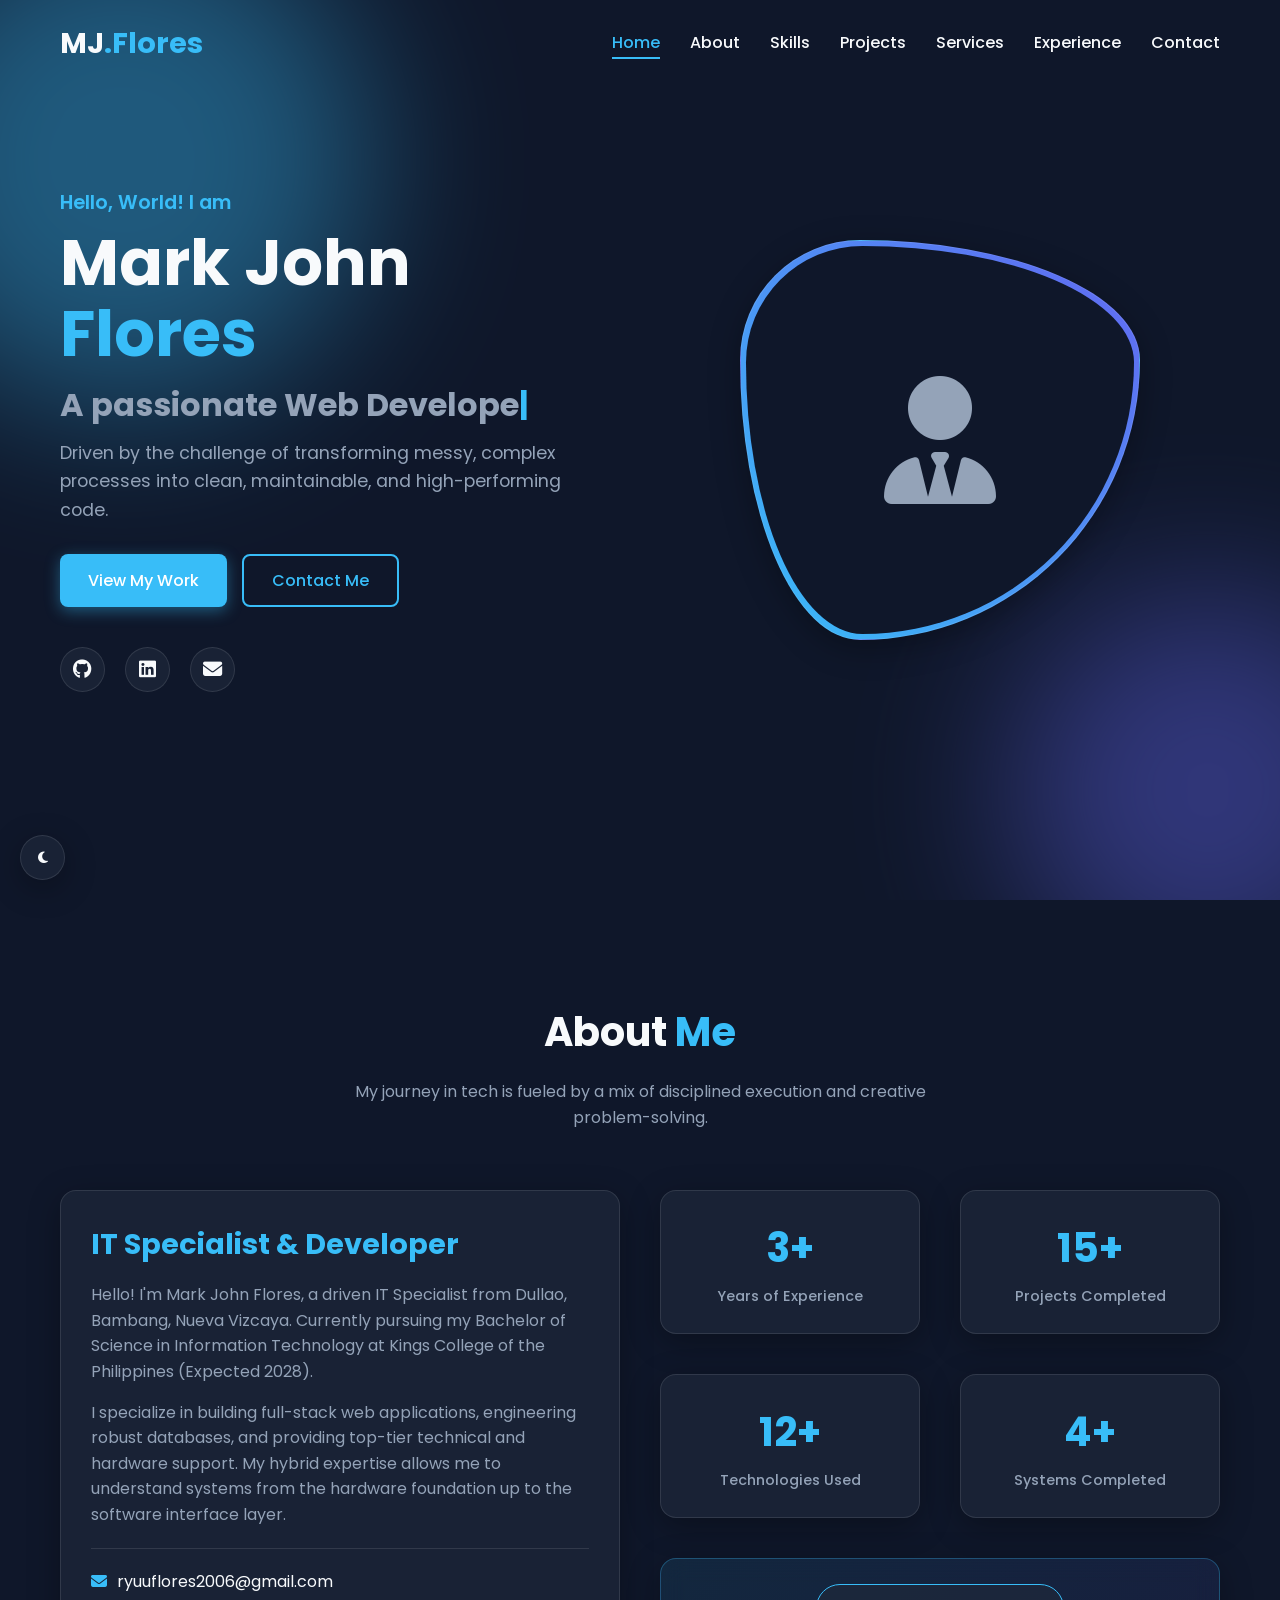
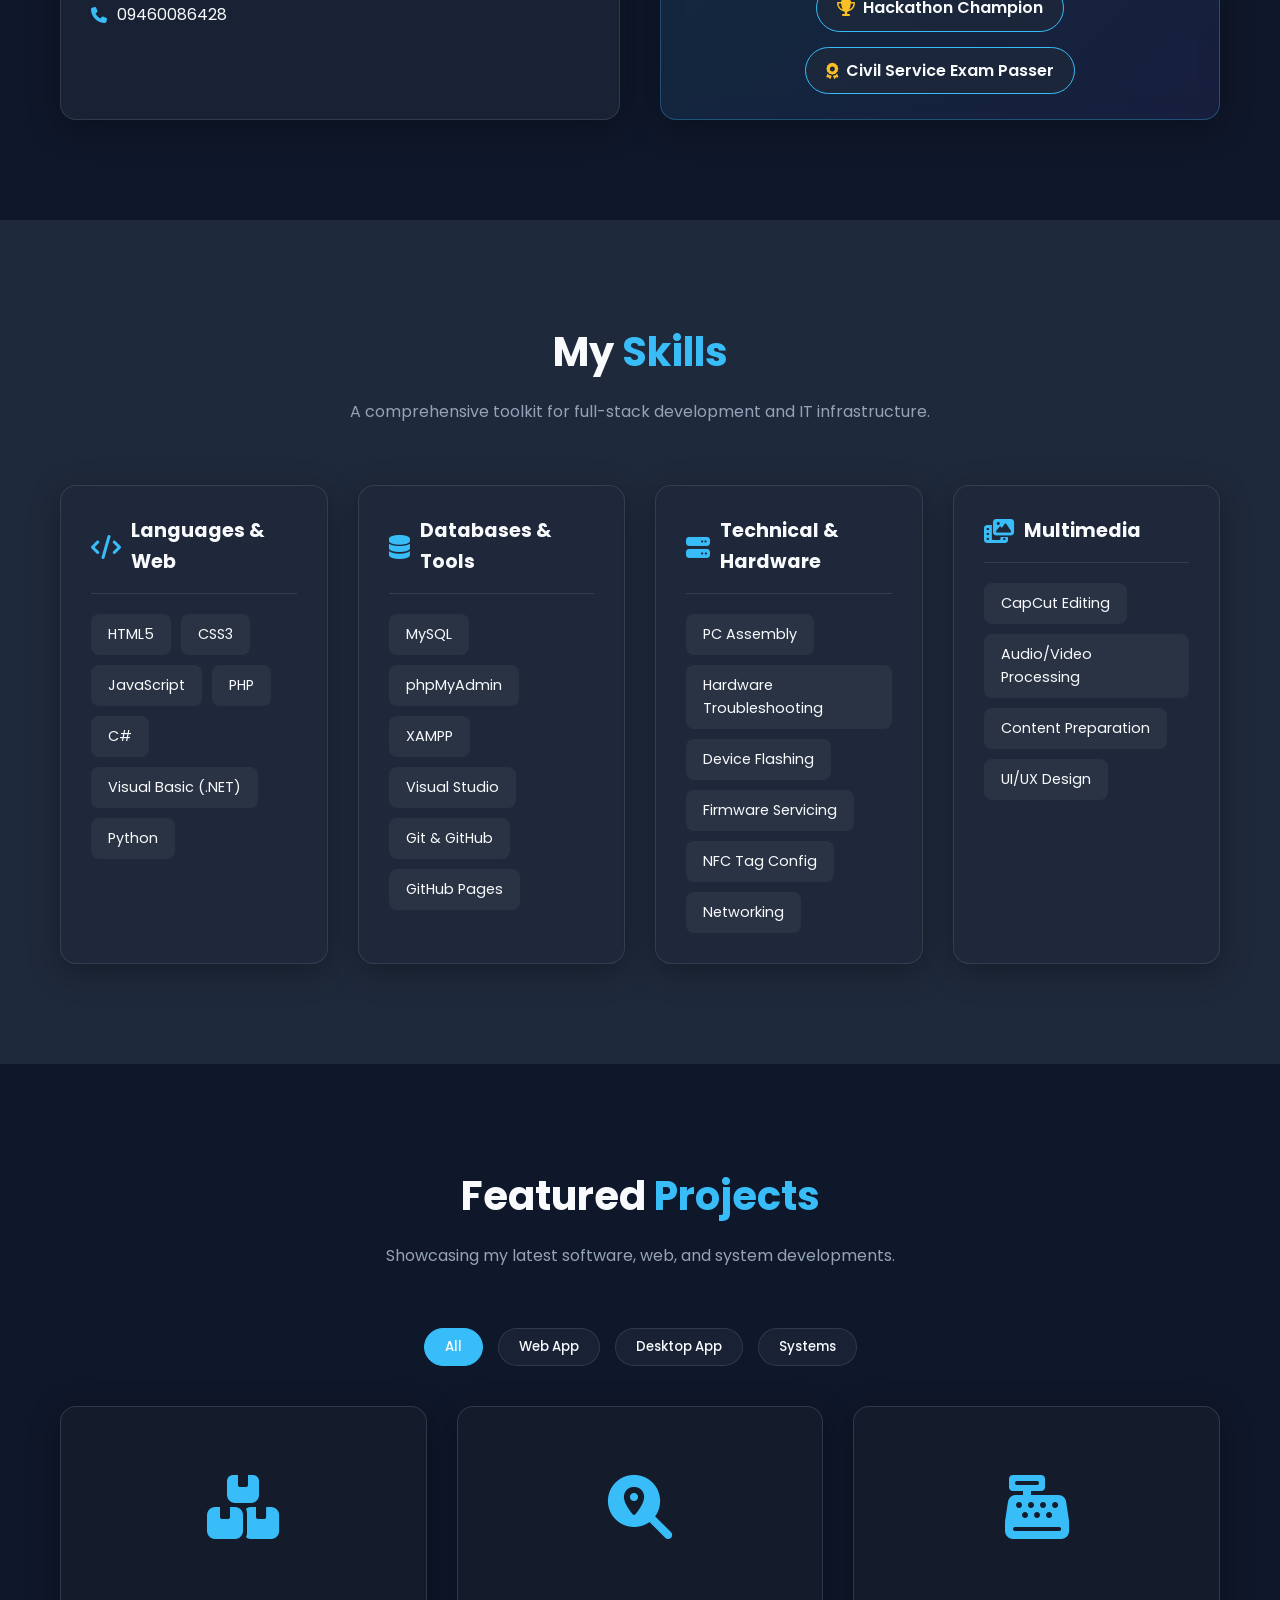
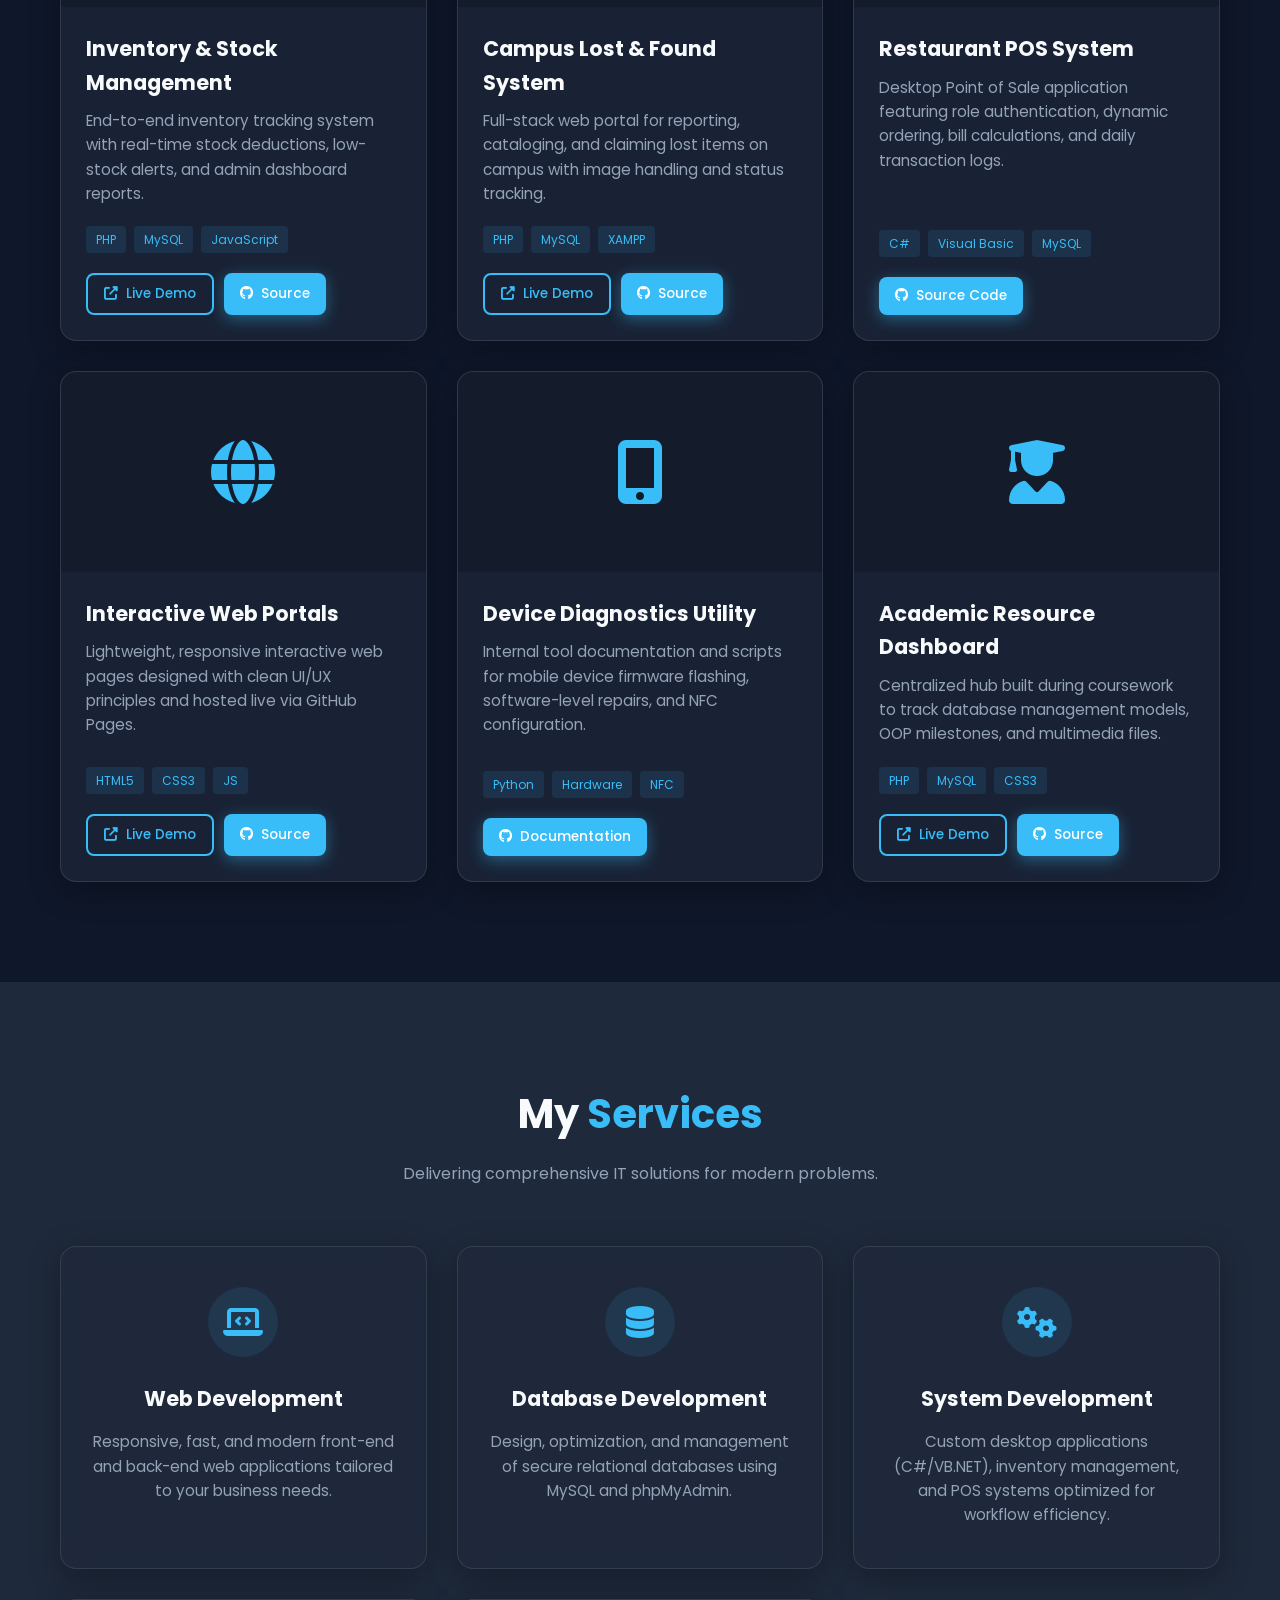
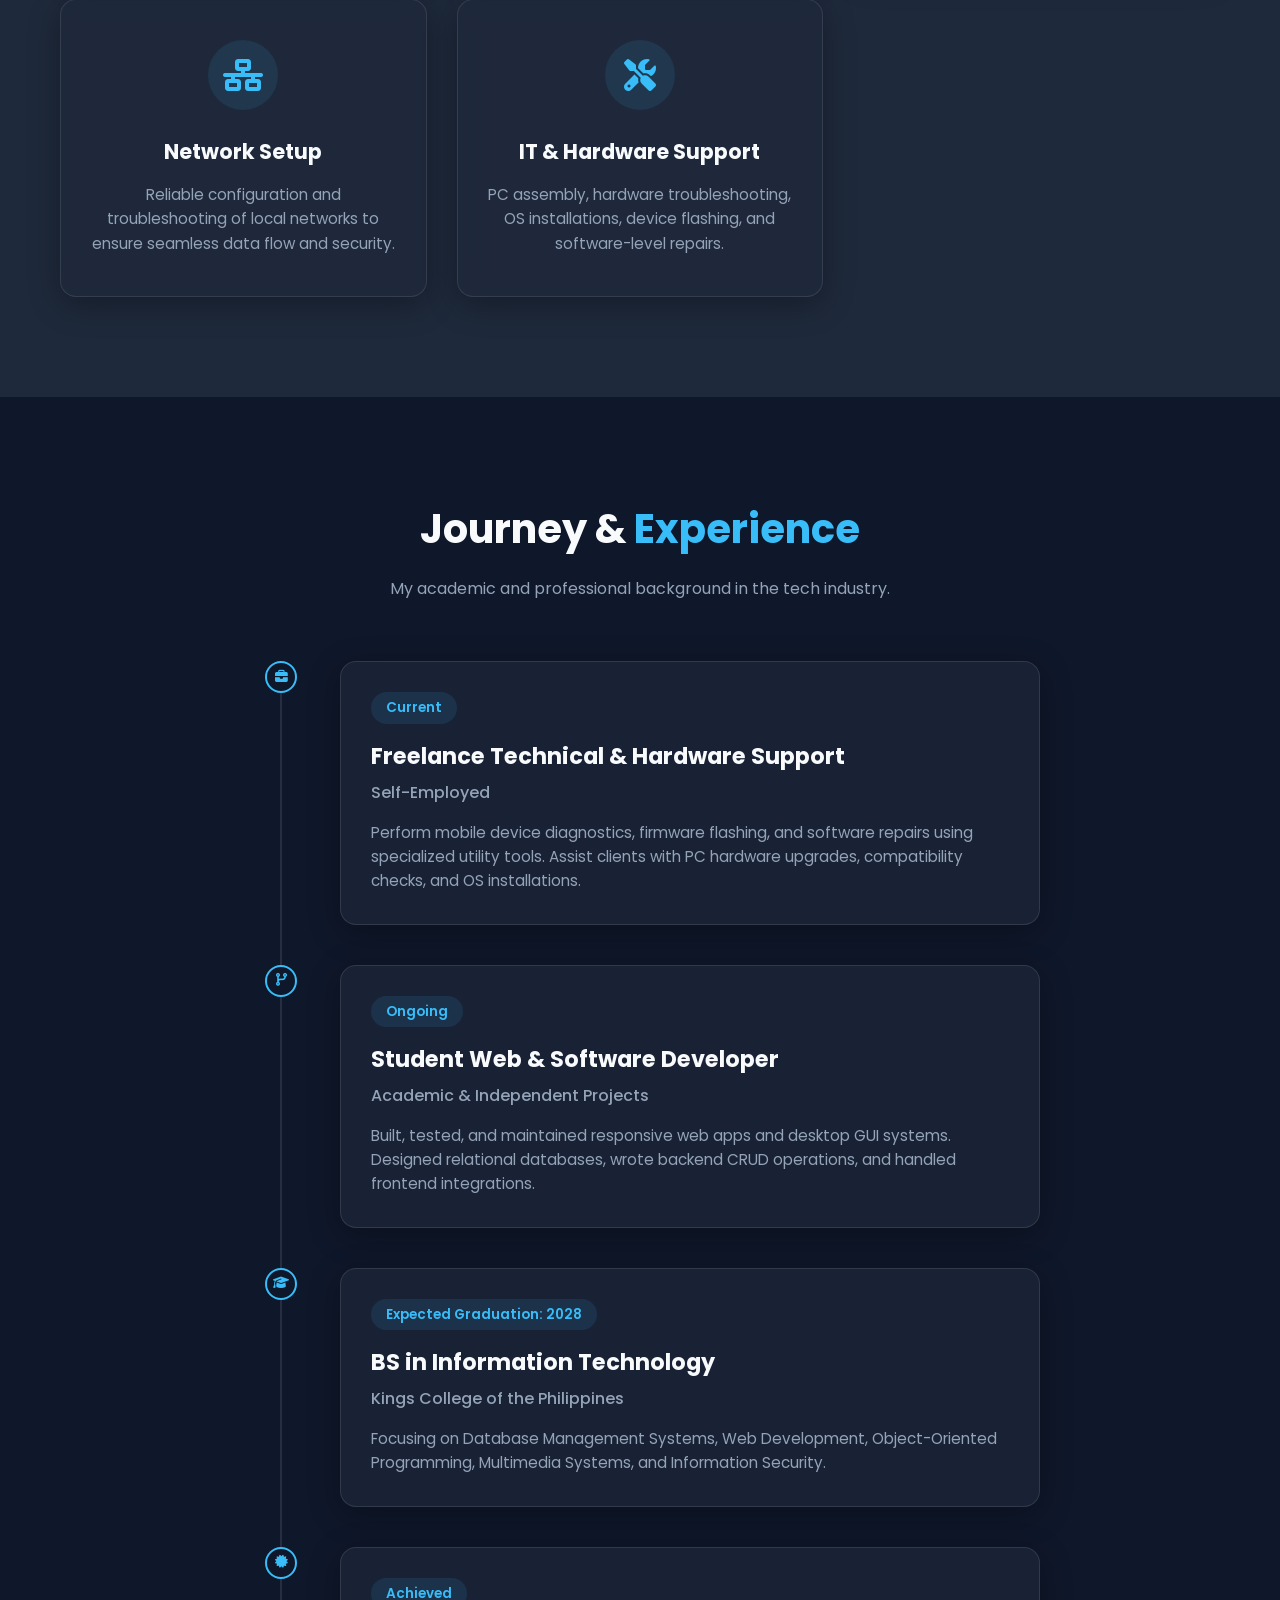
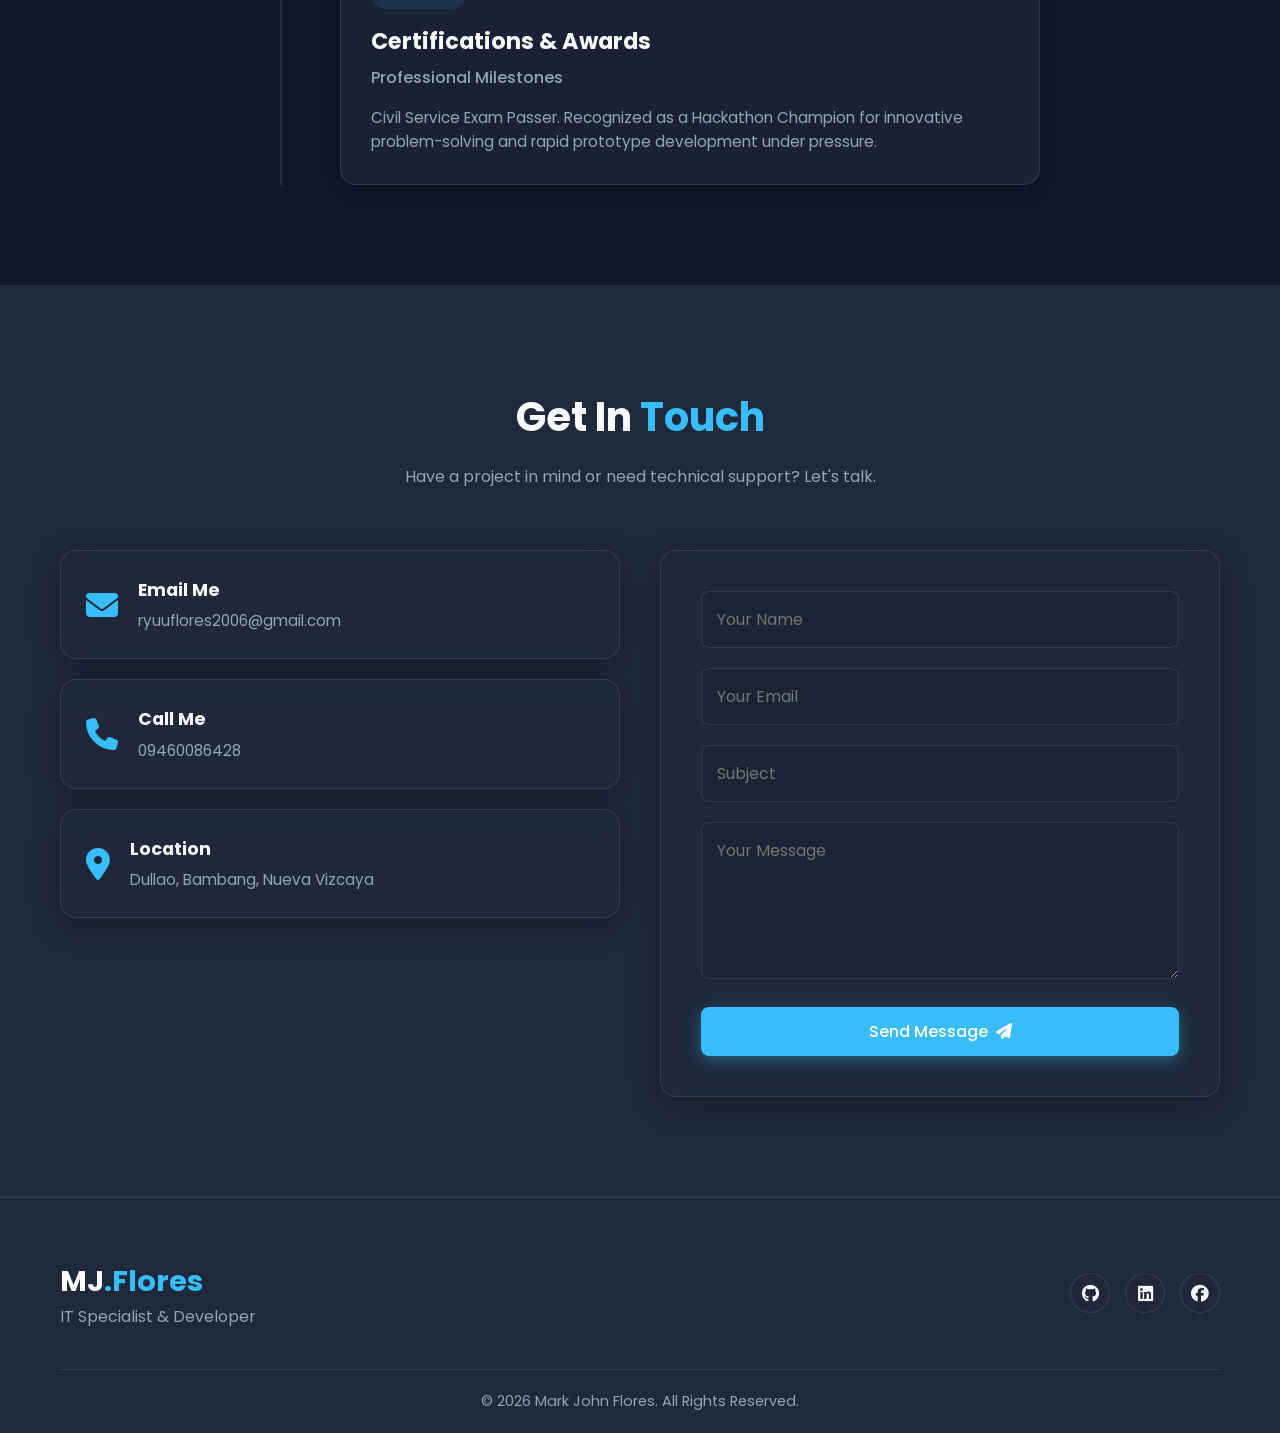
<file: Portfolio/index.html>
<!DOCTYPE html>
<html lang="en">
<head>
    <meta charset="UTF-8">
    <meta name="viewport" content="width=device-width, initial-scale=1.0">
    <title>Mark John Flores | IT Professional</title>
    <!-- Google Fonts -->
    <link href="https://fonts.googleapis.com/css2?family=Poppins:wght@300;400;500;600;700;800&display=swap" rel="stylesheet">
    <!-- FontAwesome Icons -->
    <link rel="stylesheet" href="https://cdnjs.cloudflare.com/ajax/libs/font-awesome/6.4.0/css/all.min.css">
    <link rel="stylesheet" href="style.css">
</head>
<body>
    <!-- Theme Toggle & Back to Top -->
    <button id="theme-toggle" class="glass-button" aria-label="Toggle Theme"><i class="fas fa-moon"></i></button>
    <button id="back-to-top" class="glass-button" aria-label="Back to Top"><i class="fas fa-arrow-up"></i></button>

    <!-- Navigation -->
    <header id="header">
        <nav class="navbar container">
            <a href="#home" class="logo">MJ<span>.Flores</span></a>
            <div class="hamburger">
                <span class="bar"></span>
                <span class="bar"></span>
                <span class="bar"></span>
            </div>
            <ul class="nav-menu">
                <li class="nav-item"><a href="#home" class="nav-link active">Home</a></li>
                <li class="nav-item"><a href="#about" class="nav-link">About</a></li>
                <li class="nav-item"><a href="#skills" class="nav-link">Skills</a></li>
                <li class="nav-item"><a href="#projects" class="nav-link">Projects</a></li>
                <li class="nav-item"><a href="#services" class="nav-link">Services</a></li>
                <li class="nav-item"><a href="#experience" class="nav-link">Experience</a></li>
                <li class="nav-item"><a href="#contact" class="nav-link">Contact</a></li>
            </ul>
        </nav>
    </header>

    <!-- Hero Section -->
    <section id="home" class="hero section">
        <div class="hero-bg-animated">
            <div class="blob blob-1"></div>
            <div class="blob blob-2"></div>
        </div>
        <div class="container hero-container grid-2">
            <div class="hero-content fade-in">
                <p class="greeting">Hello, World! I am</p>
                <h1 class="name">Mark John <span>Flores</span></h1>
                <h2 class="title">A passionate <span id="typing-text"></span><span class="cursor">|</span></h2>
                <p class="description">
                    Driven by the challenge of transforming messy, complex processes into clean, maintainable, and high-performing code.
                </p>
                <div class="hero-buttons">
                    <a href="#projects" class="btn btn-primary">View My Work</a>
                    <a href="#contact" class="btn btn-outline">Contact Me</a>
                </div>
                <div class="social-links">
                    <a href="#" aria-label="GitHub"><i class="fab fa-github"></i></a>
                    <a href="#" aria-label="LinkedIn"><i class="fab fa-linkedin"></i></a>
                    <a href="#" aria-label="Email"><i class="fas fa-envelope"></i></a>
                </div>
            </div>
            <div class="hero-image-wrapper fade-in delay-1">
                <div class="hero-image glass-card">
                    <!-- Placeholder for actual profile picture -->
                    <div class="image-placeholder">
                        <i class="fas fa-user-tie"></i>
                    </div>
                </div>
            </div>
        </div>
    </section>

    <!-- About Section -->
    <section id="about" class="about section">
        <div class="container">
            <div class="section-header reveal">
                <h2>About <span>Me</span></h2>
                <p>My journey in tech is fueled by a mix of disciplined execution and creative problem-solving.</p>
            </div>
            <div class="about-content grid-2 reveal delay-1">
                <div class="about-text glass-card">
                    <h3>IT Specialist & Developer</h3>
                    <p>Hello! I'm Mark John Flores, a driven IT Specialist from Dullao, Bambang, Nueva Vizcaya. Currently pursuing my Bachelor of Science in Information Technology at Kings College of the Philippines (Expected 2028).</p>
                    <p>I specialize in building full-stack web applications, engineering robust databases, and providing top-tier technical and hardware support. My hybrid expertise allows me to understand systems from the hardware foundation up to the software interface layer.</p>
                    <div class="contact-info-short">
                        <p><i class="fas fa-envelope"></i> ryuuflores2006@gmail.com</p>
                        <p><i class="fas fa-phone"></i> 09460086428</p>
                    </div>
                </div>
                <div class="about-stats grid-2">
                    <div class="stat-box glass-card">
                        <h3 class="counter" data-target="3">0</h3>
                        <p>Years of Experience</p>
                    </div>
                    <div class="stat-box glass-card">
                        <h3 class="counter" data-target="15">0</h3>
                        <p>Projects Completed</p>
                    </div>
                    <div class="stat-box glass-card">
                        <h3 class="counter" data-target="12">0</h3>
                        <p>Technologies Used</p>
                    </div>
                    <div class="stat-box glass-card">
                        <h3 class="counter" data-target="4">0</h3>
                        <p>Systems Completed</p>
                    </div>
                    <div class="stat-box glass-card span-2 highlight">
                        <div class="achievements">
                            <span class="badge"><i class="fas fa-trophy"></i> Hackathon Champion</span>
                            <span class="badge"><i class="fas fa-award"></i> Civil Service Exam Passer</span>
                        </div>
                    </div>
                </div>
            </div>
        </div>
    </section>

    <!-- Skills Section -->
    <section id="skills" class="skills section bg-alt">
        <div class="container">
            <div class="section-header reveal">
                <h2>My <span>Skills</span></h2>
                <p>A comprehensive toolkit for full-stack development and IT infrastructure.</p>
            </div>
            <div class="skills-grid reveal delay-1">
                <div class="skill-category glass-card">
                    <h3><i class="fas fa-code"></i> Languages & Web</h3>
                    <div class="skill-tags">
                        <span>HTML5</span>
                        <span>CSS3</span>
                        <span>JavaScript</span>
                        <span>PHP</span>
                        <span>C#</span>
                        <span>Visual Basic (.NET)</span>
                        <span>Python</span>
                    </div>
                </div>
                <div class="skill-category glass-card">
                    <h3><i class="fas fa-database"></i> Databases & Tools</h3>
                    <div class="skill-tags">
                        <span>MySQL</span>
                        <span>phpMyAdmin</span>
                        <span>XAMPP</span>
                        <span>Visual Studio</span>
                        <span>Git & GitHub</span>
                        <span>GitHub Pages</span>
                    </div>
                </div>
                <div class="skill-category glass-card">
                    <h3><i class="fas fa-server"></i> Technical & Hardware</h3>
                    <div class="skill-tags">
                        <span>PC Assembly</span>
                        <span>Hardware Troubleshooting</span>
                        <span>Device Flashing</span>
                        <span>Firmware Servicing</span>
                        <span>NFC Tag Config</span>
                        <span>Networking</span>
                    </div>
                </div>
                <div class="skill-category glass-card">
                    <h3><i class="fas fa-photo-video"></i> Multimedia</h3>
                    <div class="skill-tags">
                        <span>CapCut Editing</span>
                        <span>Audio/Video Processing</span>
                        <span>Content Preparation</span>
                        <span>UI/UX Design</span>
                    </div>
                </div>
            </div>
        </div>
    </section>

    <!-- Projects Section -->
    <section id="projects" class="projects section">
        <div class="container">
            <div class="section-header reveal">
                <h2>Featured <span>Projects</span></h2>
                <p>Showcasing my latest software, web, and system developments.</p>
            </div>
            
            <div class="project-filters reveal delay-1">
                <button class="filter-btn active" data-filter="all">All</button>
                <button class="filter-btn" data-filter="web">Web App</button>
                <button class="filter-btn" data-filter="desktop">Desktop App</button>
                <button class="filter-btn" data-filter="system">Systems</button>
            </div>

            <div class="projects-grid reveal delay-2">
                <!-- Project 1 -->
                <div class="project-card glass-card" data-category="system web">
                    <div class="project-img">
                        <div class="img-placeholder"><i class="fas fa-boxes"></i></div>
                    </div>
                    <div class="project-info">
                        <h3>Inventory & Stock Management</h3>
                        <p>End-to-end inventory tracking system with real-time stock deductions, low-stock alerts, and admin dashboard reports.</p>
                        <div class="tech-stack">
                            <span>PHP</span><span>MySQL</span><span>JavaScript</span>
                        </div>
                        <div class="project-links">
                            <a href="#" class="btn btn-sm btn-outline"><i class="fas fa-external-link-alt"></i> Live Demo</a>
                            <a href="#" class="btn btn-sm btn-primary"><i class="fab fa-github"></i> Source</a>
                        </div>
                    </div>
                </div>

                <!-- Project 2 -->
                <div class="project-card glass-card" data-category="web system">
                    <div class="project-img">
                        <div class="img-placeholder"><i class="fas fa-search-location"></i></div>
                    </div>
                    <div class="project-info">
                        <h3>Campus Lost & Found System</h3>
                        <p>Full-stack web portal for reporting, cataloging, and claiming lost items on campus with image handling and status tracking.</p>
                        <div class="tech-stack">
                            <span>PHP</span><span>MySQL</span><span>XAMPP</span>
                        </div>
                        <div class="project-links">
                            <a href="#" class="btn btn-sm btn-outline"><i class="fas fa-external-link-alt"></i> Live Demo</a>
                            <a href="#" class="btn btn-sm btn-primary"><i class="fab fa-github"></i> Source</a>
                        </div>
                    </div>
                </div>

                <!-- Project 3 -->
                <div class="project-card glass-card" data-category="desktop system">
                    <div class="project-img">
                        <div class="img-placeholder"><i class="fas fa-cash-register"></i></div>
                    </div>
                    <div class="project-info">
                        <h3>Restaurant POS System</h3>
                        <p>Desktop Point of Sale application featuring role authentication, dynamic ordering, bill calculations, and daily transaction logs.</p>
                        <div class="tech-stack">
                            <span>C#</span><span>Visual Basic</span><span>MySQL</span>
                        </div>
                        <div class="project-links">
                            <a href="#" class="btn btn-sm btn-primary"><i class="fab fa-github"></i> Source Code</a>
                        </div>
                    </div>
                </div>

                <!-- Project 4 -->
                <div class="project-card glass-card" data-category="web">
                    <div class="project-img">
                        <div class="img-placeholder"><i class="fas fa-globe"></i></div>
                    </div>
                    <div class="project-info">
                        <h3>Interactive Web Portals</h3>
                        <p>Lightweight, responsive interactive web pages designed with clean UI/UX principles and hosted live via GitHub Pages.</p>
                        <div class="tech-stack">
                            <span>HTML5</span><span>CSS3</span><span>JS</span>
                        </div>
                        <div class="project-links">
                            <a href="#" class="btn btn-sm btn-outline"><i class="fas fa-external-link-alt"></i> Live Demo</a>
                            <a href="#" class="btn btn-sm btn-primary"><i class="fab fa-github"></i> Source</a>
                        </div>
                    </div>
                </div>

                <!-- Project 5 -->
                <div class="project-card glass-card" data-category="system">
                    <div class="project-img">
                        <div class="img-placeholder"><i class="fas fa-mobile-alt"></i></div>
                    </div>
                    <div class="project-info">
                        <h3>Device Diagnostics Utility</h3>
                        <p>Internal tool documentation and scripts for mobile device firmware flashing, software-level repairs, and NFC configuration.</p>
                        <div class="tech-stack">
                            <span>Python</span><span>Hardware</span><span>NFC</span>
                        </div>
                        <div class="project-links">
                            <a href="#" class="btn btn-sm btn-primary"><i class="fab fa-github"></i> Documentation</a>
                        </div>
                    </div>
                </div>

                <!-- Project 6 -->
                <div class="project-card glass-card" data-category="web">
                    <div class="project-img">
                        <div class="img-placeholder"><i class="fas fa-user-graduate"></i></div>
                    </div>
                    <div class="project-info">
                        <h3>Academic Resource Dashboard</h3>
                        <p>Centralized hub built during coursework to track database management models, OOP milestones, and multimedia files.</p>
                        <div class="tech-stack">
                            <span>PHP</span><span>MySQL</span><span>CSS3</span>
                        </div>
                        <div class="project-links">
                            <a href="#" class="btn btn-sm btn-outline"><i class="fas fa-external-link-alt"></i> Live Demo</a>
                            <a href="#" class="btn btn-sm btn-primary"><i class="fab fa-github"></i> Source</a>
                        </div>
                    </div>
                </div>
            </div>
        </div>
    </section>

    <!-- Services Section -->
    <section id="services" class="services section bg-alt">
        <div class="container">
            <div class="section-header reveal">
                <h2>My <span>Services</span></h2>
                <p>Delivering comprehensive IT solutions for modern problems.</p>
            </div>
            <div class="services-grid reveal delay-1">
                <div class="service-card glass-card">
                    <div class="service-icon"><i class="fas fa-laptop-code"></i></div>
                    <h3>Web Development</h3>
                    <p>Responsive, fast, and modern front-end and back-end web applications tailored to your business needs.</p>
                </div>
                <div class="service-card glass-card">
                    <div class="service-icon"><i class="fas fa-database"></i></div>
                    <h3>Database Development</h3>
                    <p>Design, optimization, and management of secure relational databases using MySQL and phpMyAdmin.</p>
                </div>
                <div class="service-card glass-card">
                    <div class="service-icon"><i class="fas fa-cogs"></i></div>
                    <h3>System Development</h3>
                    <p>Custom desktop applications (C#/VB.NET), inventory management, and POS systems optimized for workflow efficiency.</p>
                </div>
                <div class="service-card glass-card">
                    <div class="service-icon"><i class="fas fa-network-wired"></i></div>
                    <h3>Network Setup</h3>
                    <p>Reliable configuration and troubleshooting of local networks to ensure seamless data flow and security.</p>
                </div>
                <div class="service-card glass-card">
                    <div class="service-icon"><i class="fas fa-tools"></i></div>
                    <h3>IT & Hardware Support</h3>
                    <p>PC assembly, hardware troubleshooting, OS installations, device flashing, and software-level repairs.</p>
                </div>
            </div>
        </div>
    </section>

    <!-- Experience / Timeline Section -->
    <section id="experience" class="timeline-section section">
        <div class="container">
            <div class="section-header reveal">
                <h2>Journey & <span>Experience</span></h2>
                <p>My academic and professional background in the tech industry.</p>
            </div>
            <div class="timeline reveal delay-1">
                
                <div class="timeline-item">
                    <div class="timeline-dot"><i class="fas fa-briefcase"></i></div>
                    <div class="timeline-content glass-card">
                        <span class="date">Current</span>
                        <h3>Freelance Technical & Hardware Support</h3>
                        <h4>Self-Employed</h4>
                        <p>Perform mobile device diagnostics, firmware flashing, and software repairs using specialized utility tools. Assist clients with PC hardware upgrades, compatibility checks, and OS installations.</p>
                    </div>
                </div>

                <div class="timeline-item">
                    <div class="timeline-dot"><i class="fas fa-code-branch"></i></div>
                    <div class="timeline-content glass-card">
                        <span class="date">Ongoing</span>
                        <h3>Student Web & Software Developer</h3>
                        <h4>Academic & Independent Projects</h4>
                        <p>Built, tested, and maintained responsive web apps and desktop GUI systems. Designed relational databases, wrote backend CRUD operations, and handled frontend integrations.</p>
                    </div>
                </div>

                <div class="timeline-item">
                    <div class="timeline-dot"><i class="fas fa-graduation-cap"></i></div>
                    <div class="timeline-content glass-card">
                        <span class="date">Expected Graduation: 2028</span>
                        <h3>BS in Information Technology</h3>
                        <h4>Kings College of the Philippines</h4>
                        <p>Focusing on Database Management Systems, Web Development, Object-Oriented Programming, Multimedia Systems, and Information Security.</p>
                    </div>
                </div>

                <div class="timeline-item">
                    <div class="timeline-dot"><i class="fas fa-certificate"></i></div>
                    <div class="timeline-content glass-card">
                        <span class="date">Achieved</span>
                        <h3>Certifications & Awards</h3>
                        <h4>Professional Milestones</h4>
                        <p>Civil Service Exam Passer. Recognized as a Hackathon Champion for innovative problem-solving and rapid prototype development under pressure.</p>
                    </div>
                </div>
            </div>
        </div>
    </section>

    <!-- Contact Section -->
    <section id="contact" class="contact section bg-alt">
        <div class="container">
            <div class="section-header reveal">
                <h2>Get In <span>Touch</span></h2>
                <p>Have a project in mind or need technical support? Let's talk.</p>
            </div>
            <div class="contact-wrapper grid-2 reveal delay-1">
                <div class="contact-info">
                    <div class="info-card glass-card">
                        <i class="fas fa-envelope"></i>
                        <div>
                            <h3>Email Me</h3>
                            <p>ryuuflores2006@gmail.com</p>
                        </div>
                    </div>
                    <div class="info-card glass-card">
                        <i class="fas fa-phone"></i>
                        <div>
                            <h3>Call Me</h3>
                            <p>09460086428</p>
                        </div>
                    </div>
                    <div class="info-card glass-card">
                        <i class="fas fa-map-marker-alt"></i>
                        <div>
                            <h3>Location</h3>
                            <p>Dullao, Bambang, Nueva Vizcaya</p>
                        </div>
                    </div>
                </div>

                <form id="contact-form" class="contact-form glass-card">
                    <div class="form-group">
                        <input type="text" id="name" name="name" placeholder="Your Name" required>
                    </div>
                    <div class="form-group">
                        <input type="email" id="email" name="email" placeholder="Your Email" required>
                    </div>
                    <div class="form-group">
                        <input type="text" id="subject" name="subject" placeholder="Subject" required>
                    </div>
                    <div class="form-group">
                        <textarea id="message" name="message" rows="5" placeholder="Your Message" required></textarea>
                    </div>
                    <button type="submit" class="btn btn-primary w-100">
                        <span>Send Message</span> <i class="fas fa-paper-plane"></i>
                    </button>
                    <div id="form-message" class="form-message"></div>
                </form>
            </div>
        </div>
    </section>

    <!-- Footer -->
    <footer class="footer">
        <div class="container">
            <div class="footer-content">
                <div class="footer-logo">
                    <h2>MJ<span>.Flores</span></h2>
                    <p>IT Specialist & Developer</p>
                </div>
                <div class="footer-socials">
                    <a href="#" aria-label="GitHub"><i class="fab fa-github"></i></a>
                    <a href="#" aria-label="LinkedIn"><i class="fab fa-linkedin"></i></a>
                    <a href="#" aria-label="Facebook"><i class="fab fa-facebook"></i></a>
                </div>
            </div>
            <div class="footer-bottom">
                <p>&copy; 2026 Mark John Flores. All Rights Reserved.</p>
            </div>
        </div>
    </footer>

    <script src="script.js"></script>
</body>
</html>
</file>
<file: Portfolio/style.css>
/* =========================================
   VARIABLES & THEME SETUP
   ========================================= */
:root {
    /* Dark Theme (Default) */
    --bg-color: #0f172a;
    --bg-alt: #1e293b;
    --text-primary: #f8fafc;
    --text-secondary: #94a3b8;
    --accent-color: #38bdf8;
    --accent-hover: #0284c7;
    --glass-bg: rgba(30, 41, 59, 0.7);
    --glass-border: rgba(255, 255, 255, 0.1);
    --card-shadow: 0 8px 32px 0 rgba(0, 0, 0, 0.3);
    
    /* Layout */
    --transition: all 0.3s cubic-bezier(0.4, 0, 0.2, 1);
    --container-width: 1200px;
}

/* Light Theme Variables */
[data-theme="light"] {
    --bg-color: #f8fafc;
    --bg-alt: #f1f5f9;
    --text-primary: #0f172a;
    --text-secondary: #475569;
    --accent-color: #0284c7;
    --accent-hover: #0369a1;
    --glass-bg: rgba(255, 255, 255, 0.7);
    --glass-border: rgba(0, 0, 0, 0.1);
    --card-shadow: 0 8px 32px 0 rgba(31, 38, 135, 0.1);
}

/* =========================================
   RESET & BASE STYLES
   ========================================= */
* {
    margin: 0;
    padding: 0;
    box-sizing: border-box;
    font-family: 'Poppins', sans-serif;
}

html {
    scroll-behavior: smooth;
    overflow-x: hidden;
}

body {
    background-color: var(--bg-color);
    color: var(--text-primary);
    line-height: 1.6;
    overflow-x: hidden;
    transition: background-color 0.4s ease, color 0.4s ease;
}

a {
    text-decoration: none;
    color: inherit;
    transition: var(--transition);
}

ul {
    list-style: none;
}

img {
    max-width: 100%;
    height: auto;
}

.container {
    max-width: var(--container-width);
    margin: 0 auto;
    padding: 0 20px;
}

.section {
    padding: 100px 0;
}

.bg-alt {
    background-color: var(--bg-alt);
}

.grid-2 {
    display: grid;
    grid-template-columns: repeat(2, 1fr);
    gap: 40px;
}

/* =========================================
   GLASSMORPHISM & UTILITIES
   ========================================= */
.glass-card {
    background: var(--glass-bg);
    backdrop-filter: blur(12px);
    -webkit-backdrop-filter: blur(12px);
    border: 1px solid var(--glass-border);
    border-radius: 16px;
    box-shadow: var(--card-shadow);
    padding: 30px;
    transition: var(--transition);
}

.glass-card:hover {
    transform: translateY(-5px);
    border-color: var(--accent-color);
}

.section-header {
    text-align: center;
    margin-bottom: 60px;
}

.section-header h2 {
    font-size: 2.5rem;
    margin-bottom: 15px;
}

.section-header h2 span {
    color: var(--accent-color);
}

.section-header p {
    color: var(--text-secondary);
    max-width: 600px;
    margin: 0 auto;
}

/* Buttons */
.btn {
    display: inline-flex;
    align-items: center;
    justify-content: center;
    padding: 12px 28px;
    border-radius: 8px;
    font-weight: 500;
    cursor: pointer;
    border: none;
    transition: var(--transition);
    gap: 8px;
    font-size: 1rem;
}

.btn-primary {
    background-color: var(--accent-color);
    color: #fff;
    box-shadow: 0 4px 15px rgba(56, 189, 248, 0.4);
}

.btn-primary:hover {
    background-color: var(--accent-hover);
    transform: translateY(-3px);
}

.btn-outline {
    background-color: transparent;
    border: 2px solid var(--accent-color);
    color: var(--accent-color);
}

.btn-outline:hover {
    background-color: var(--accent-color);
    color: #fff;
    transform: translateY(-3px);
}

.btn-sm {
    padding: 8px 16px;
    font-size: 0.85rem;
}

.w-100 {
    width: 100%;
}

/* =========================================
   NAVIGATION
   ========================================= */
header {
    position: fixed;
    top: 0;
    left: 0;
    width: 100%;
    z-index: 1000;
    transition: var(--transition);
    background: transparent;
}

header.scrolled {
    background: var(--glass-bg);
    backdrop-filter: blur(15px);
    border-bottom: 1px solid var(--glass-border);
    box-shadow: var(--card-shadow);
    padding: 10px 0;
}

.navbar {
    display: flex;
    justify-content: space-between;
    align-items: center;
    padding: 20px;
    transition: var(--transition);
}

header.scrolled .navbar {
    padding: 5px 20px;
}

.logo {
    font-size: 1.8rem;
    font-weight: 700;
    color: var(--text-primary);
}

.logo span {
    color: var(--accent-color);
}

.nav-menu {
    display: flex;
    gap: 30px;
}

.nav-link {
    font-weight: 500;
    color: var(--text-primary);
    position: relative;
}

.nav-link::after {
    content: '';
    position: absolute;
    bottom: -5px;
    left: 0;
    width: 0;
    height: 2px;
    background-color: var(--accent-color);
    transition: var(--transition);
}

.nav-link:hover::after,
.nav-link.active::after {
    width: 100%;
}

.nav-link.active {
    color: var(--accent-color);
}

.hamburger {
    display: none;
    cursor: pointer;
}

.hamburger .bar {
    display: block;
    width: 25px;
    height: 3px;
    margin: 5px auto;
    transition: var(--transition);
    background-color: var(--text-primary);
}

/* =========================================
   HERO SECTION
   ========================================= */
.hero {
    min-height: 100vh;
    display: flex;
    align-items: center;
    position: relative;
    padding-top: 80px;
}

.hero-bg-animated {
    position: absolute;
    top: 0;
    left: 0;
    width: 100%;
    height: 100%;
    overflow: hidden;
    z-index: -1;
}

.blob {
    position: absolute;
    filter: blur(80px);
    opacity: 0.4;
    border-radius: 50%;
    animation: float 10s infinite alternate;
}

.blob-1 {
    top: -10%;
    left: -10%;
    width: 500px;
    height: 500px;
    background: var(--accent-color);
}

.blob-2 {
    bottom: -10%;
    right: -10%;
    width: 400px;
    height: 400px;
    background: #6366f1;
    animation-delay: -5s;
}

.hero-content .greeting {
    color: var(--accent-color);
    font-size: 1.2rem;
    font-weight: 600;
    margin-bottom: 10px;
}

.hero-content .name {
    font-size: 4rem;
    line-height: 1.1;
    margin-bottom: 10px;
}

.hero-content .name span {
    color: var(--accent-color);
}

.hero-content .title {
    font-size: 2rem;
    color: var(--text-secondary);
    margin-bottom: 20px;
    height: 40px; /* Prevents layout shift during typing */
}

.hero-content .description {
    color: var(--text-secondary);
    font-size: 1.1rem;
    margin-bottom: 30px;
    max-width: 90%;
}

.cursor {
    animation: blink 0.8s infinite;
    color: var(--accent-color);
}

.hero-buttons {
    display: flex;
    gap: 15px;
    margin-bottom: 40px;
}

.social-links {
    display: flex;
    gap: 20px;
}

.social-links a {
    display: inline-flex;
    align-items: center;
    justify-content: center;
    width: 45px;
    height: 45px;
    border-radius: 50%;
    background: var(--glass-bg);
    border: 1px solid var(--glass-border);
    font-size: 1.2rem;
    color: var(--text-primary);
}

.social-links a:hover {
    background: var(--accent-color);
    color: #fff;
    transform: translateY(-5px);
}

.hero-image-wrapper {
    display: flex;
    justify-content: center;
    align-items: center;
}

.hero-image {
    width: 100%;
    max-width: 400px;
    aspect-ratio: 1;
    border-radius: 30% 70% 70% 30% / 30% 30% 70% 70%;
    display: flex;
    justify-content: center;
    align-items: center;
    animation: morph 8s ease-in-out infinite;
    background: linear-gradient(45deg, var(--accent-color), #6366f1);
    padding: 5px;
}

.image-placeholder {
    width: 100%;
    height: 100%;
    background: var(--bg-color);
    border-radius: inherit;
    display: flex;
    justify-content: center;
    align-items: center;
    font-size: 8rem;
    color: var(--text-secondary);
}

/* =========================================
   ABOUT SECTION
   ========================================= */
.about-text h3 {
    font-size: 1.8rem;
    margin-bottom: 15px;
    color: var(--accent-color);
}

.about-text p {
    margin-bottom: 15px;
    color: var(--text-secondary);
}

.contact-info-short {
    margin-top: 20px;
    padding-top: 20px;
    border-top: 1px solid var(--glass-border);
}

.contact-info-short p {
    margin-bottom: 8px;
    color: var(--text-primary);
    display: flex;
    align-items: center;
    gap: 10px;
}

.contact-info-short i {
    color: var(--accent-color);
}

.stat-box {
    text-align: center;
    padding: 25px 15px;
}

.stat-box h3 {
    font-size: 2.5rem;
    color: var(--accent-color);
    margin-bottom: 5px;
}

.stat-box p {
    font-size: 0.9rem;
    color: var(--text-secondary);
    font-weight: 500;
}

.span-2 {
    grid-column: span 2;
}

.highlight {
    background: linear-gradient(135deg, rgba(56, 189, 248, 0.1), rgba(99, 102, 241, 0.1));
    border-color: rgba(56, 189, 248, 0.3);
}

.achievements {
    display: flex;
    flex-wrap: wrap;
    justify-content: center;
    gap: 15px;
}

.badge {
    padding: 10px 20px;
    background: var(--glass-bg);
    border: 1px solid var(--accent-color);
    border-radius: 30px;
    font-weight: 600;
    color: var(--text-primary);
    display: flex;
    align-items: center;
    gap: 8px;
}

.badge i {
    color: #fbbf24;
}

/* =========================================
   SKILLS SECTION
   ========================================= */
.skills-grid {
    display: grid;
    grid-template-columns: repeat(auto-fit, minmax(250px, 1fr));
    gap: 30px;
}

.skill-category h3 {
    margin-bottom: 20px;
    font-size: 1.2rem;
    display: flex;
    align-items: center;
    gap: 10px;
    border-bottom: 1px solid var(--glass-border);
    padding-bottom: 15px;
}

.skill-category h3 i {
    color: var(--accent-color);
    font-size: 1.5rem;
}

.skill-tags {
    display: flex;
    flex-wrap: wrap;
    gap: 10px;
}

.skill-tags span {
    padding: 8px 16px;
    background: rgba(255, 255, 255, 0.05);
    border-radius: 8px;
    font-size: 0.9rem;
    transition: var(--transition);
    border: 1px solid transparent;
}

.skill-tags span:hover {
    background: var(--accent-color);
    color: #fff;
    transform: translateY(-3px);
}

/* =========================================
   PROJECTS SECTION
   ========================================= */
.project-filters {
    display: flex;
    justify-content: center;
    flex-wrap: wrap;
    gap: 15px;
    margin-bottom: 40px;
}

.filter-btn {
    padding: 8px 20px;
    background: var(--glass-bg);
    border: 1px solid var(--glass-border);
    color: var(--text-primary);
    border-radius: 30px;
    cursor: pointer;
    transition: var(--transition);
    font-weight: 500;
}

.filter-btn:hover,
.filter-btn.active {
    background: var(--accent-color);
    color: #fff;
    border-color: var(--accent-color);
}

.projects-grid {
    display: grid;
    grid-template-columns: repeat(auto-fill, minmax(320px, 1fr));
    gap: 30px;
}

.project-card {
    padding: 0;
    overflow: hidden;
    display: flex;
    flex-direction: column;
}

.project-img {
    height: 200px;
    width: 100%;
    overflow: hidden;
}

.img-placeholder {
    width: 100%;
    height: 100%;
    background: rgba(0, 0, 0, 0.2);
    display: flex;
    justify-content: center;
    align-items: center;
    font-size: 4rem;
    color: var(--accent-color);
    transition: var(--transition);
}

.project-card:hover .img-placeholder {
    transform: scale(1.1);
}

.project-info {
    padding: 25px;
    flex: 1;
    display: flex;
    flex-direction: column;
}

.project-info h3 {
    margin-bottom: 10px;
    font-size: 1.3rem;
}

.project-info p {
    color: var(--text-secondary);
    font-size: 0.95rem;
    margin-bottom: 20px;
    flex: 1;
}

.tech-stack {
    display: flex;
    flex-wrap: wrap;
    gap: 8px;
    margin-bottom: 20px;
}

.tech-stack span {
    font-size: 0.75rem;
    padding: 4px 10px;
    background: rgba(56, 189, 248, 0.1);
    color: var(--accent-color);
    border-radius: 4px;
}

.project-links {
    display: flex;
    gap: 10px;
}

/* =========================================
   SERVICES SECTION
   ========================================= */
.services-grid {
    display: grid;
    grid-template-columns: repeat(auto-fit, minmax(280px, 1fr));
    gap: 30px;
}

.service-card {
    text-align: center;
    padding: 40px 30px;
}

.service-icon {
    width: 70px;
    height: 70px;
    margin: 0 auto 25px;
    background: rgba(56, 189, 248, 0.1);
    border-radius: 50%;
    display: flex;
    justify-content: center;
    align-items: center;
    font-size: 2rem;
    color: var(--accent-color);
    transition: var(--transition);
}

.service-card:hover .service-icon {
    background: var(--accent-color);
    color: #fff;
    transform: rotateY(180deg);
}

.service-card h3 {
    margin-bottom: 15px;
    font-size: 1.3rem;
}

.service-card p {
    color: var(--text-secondary);
    font-size: 0.95rem;
}

/* =========================================
   TIMELINE SECTION
   ========================================= */
.timeline {
    position: relative;
    max-width: 800px;
    margin: 0 auto;
}

.timeline::before {
    content: '';
    position: absolute;
    top: 0;
    left: 40px;
    width: 2px;
    height: 100%;
    background: var(--glass-border);
}

.timeline-item {
    position: relative;
    margin-bottom: 40px;
    padding-left: 100px;
}

.timeline-item:last-child {
    margin-bottom: 0;
}

.timeline-dot {
    position: absolute;
    left: 25px;
    top: 0;
    width: 32px;
    height: 32px;
    background: var(--bg-color);
    border: 2px solid var(--accent-color);
    border-radius: 50%;
    display: flex;
    justify-content: center;
    align-items: center;
    color: var(--accent-color);
    font-size: 0.8rem;
    z-index: 1;
}

.timeline-content .date {
    display: inline-block;
    padding: 5px 15px;
    background: rgba(56, 189, 248, 0.1);
    color: var(--accent-color);
    border-radius: 20px;
    font-size: 0.85rem;
    font-weight: 600;
    margin-bottom: 15px;
}

.timeline-content h3 {
    font-size: 1.4rem;
    margin-bottom: 5px;
}

.timeline-content h4 {
    font-size: 1rem;
    color: var(--text-secondary);
    font-weight: 500;
    margin-bottom: 15px;
}

.timeline-content p {
    color: var(--text-secondary);
    font-size: 0.95rem;
}

/* =========================================
   CONTACT SECTION
   ========================================= */
.contact-wrapper {
    align-items: flex-start;
}

.info-card {
    display: flex;
    align-items: center;
    gap: 20px;
    margin-bottom: 20px;
    padding: 25px;
}

.info-card i {
    font-size: 2rem;
    color: var(--accent-color);
}

.info-card h3 {
    font-size: 1.1rem;
    margin-bottom: 5px;
}

.info-card p {
    color: var(--text-secondary);
    font-size: 0.95rem;
}

.contact-form {
    padding: 40px;
}

.form-group {
    margin-bottom: 20px;
}

.form-group input,
.form-group textarea {
    width: 100%;
    padding: 15px;
    background: rgba(0, 0, 0, 0.1);
    border: 1px solid var(--glass-border);
    border-radius: 8px;
    color: var(--text-primary);
    font-size: 1rem;
    transition: var(--transition);
}

[data-theme="light"] .form-group input,
[data-theme="light"] .form-group textarea {
    background: rgba(255, 255, 255, 0.5);
}

.form-group input:focus,
.form-group textarea:focus {
    outline: none;
    border-color: var(--accent-color);
    background: rgba(0, 0, 0, 0.2);
}

.form-message {
    margin-top: 15px;
    text-align: center;
    font-weight: 500;
    display: none;
}

.form-message.success {
    display: block;
    color: #10b981;
}

.form-message.error {
    display: block;
    color: #ef4444;
}

/* =========================================
   FOOTER
   ========================================= */
.footer {
    background-color: var(--bg-alt);
    padding: 60px 0 20px;
    border-top: 1px solid var(--glass-border);
}

.footer-content {
    display: flex;
    justify-content: space-between;
    align-items: center;
    margin-bottom: 40px;
    flex-wrap: wrap;
    gap: 20px;
}

.footer-logo h2 {
    font-size: 1.8rem;
}

.footer-logo h2 span {
    color: var(--accent-color);
}

.footer-logo p {
    color: var(--text-secondary);
}

.footer-socials {
    display: flex;
    gap: 15px;
}

.footer-socials a {
    width: 40px;
    height: 40px;
    background: var(--glass-bg);
    border: 1px solid var(--glass-border);
    display: flex;
    justify-content: center;
    align-items: center;
    border-radius: 50%;
    font-size: 1.1rem;
}

.footer-socials a:hover {
    background: var(--accent-color);
    color: #fff;
    transform: translateY(-3px);
}

.footer-bottom {
    text-align: center;
    padding-top: 20px;
    border-top: 1px solid var(--glass-border);
    color: var(--text-secondary);
    font-size: 0.9rem;
}

/* =========================================
   UTILITY BUTTONS (Theme & To Top)
   ========================================= */
.glass-button {
    position: fixed;
    z-index: 999;
    width: 45px;
    height: 45px;
    border-radius: 50%;
    background: var(--glass-bg);
    backdrop-filter: blur(10px);
    border: 1px solid var(--glass-border);
    color: var(--text-primary);
    display: flex;
    justify-content: center;
    align-items: center;
    cursor: pointer;
    transition: var(--transition);
    box-shadow: var(--card-shadow);
}

.glass-button:hover {
    background: var(--accent-color);
    color: #fff;
}

#theme-toggle {
    bottom: 20px;
    left: 20px;
}

#back-to-top {
    bottom: 20px;
    right: 20px;
    opacity: 0;
    visibility: hidden;
    transform: translateY(20px);
}

#back-to-top.show {
    opacity: 1;
    visibility: visible;
    transform: translateY(0);
}

/* =========================================
   ANIMATIONS & EFFECTS
   ========================================= */
@keyframes float {
    0% { transform: translate(0, 0) scale(1); }
    100% { transform: translate(30px, -30px) scale(1.1); }
}

@keyframes morph {
    0% { border-radius: 30% 70% 70% 30% / 30% 30% 70% 70%; }
    25% { border-radius: 58% 42% 75% 25% / 76% 46% 54% 24%; }
    50% { border-radius: 50% 50% 33% 67% / 55% 27% 73% 45%; }
    75% { border-radius: 33% 67% 58% 42% / 63% 68% 32% 37%; }
    100% { border-radius: 30% 70% 70% 30% / 30% 30% 70% 70%; }
}

@keyframes blink {
    0%, 100% { opacity: 1; }
    50% { opacity: 0; }
}

/* Scroll Reveals */
.reveal {
    opacity: 0;
    transform: translateY(40px);
    transition: all 0.8s cubic-bezier(0.5, 0, 0, 1);
}

.reveal.active {
    opacity: 1;
    transform: translateY(0);
}

.delay-1 { transition-delay: 0.2s; }
.delay-2 { transition-delay: 0.4s; }

/* Load Animations */
.fade-in {
    animation: fadeIn 1s cubic-bezier(0.5, 0, 0, 1) forwards;
    opacity: 0;
    transform: translateY(20px);
}

@keyframes fadeIn {
    to {
        opacity: 1;
        transform: translateY(0);
    }
}

/* =========================================
   RESPONSIVE DESIGN (Mobile First concepts)
   ========================================= */

/* Tablets & Small Laptops (1024px) */
@media (max-width: 1024px) {
    .hero-content .name {
        font-size: 3rem;
    }
    .grid-2 {
        gap: 30px;
    }
}

/* Tablets (768px) */
@media (max-width: 768px) {
    .hamburger {
        display: block;
        z-index: 1001;
    }

    .hamburger.active .bar:nth-child(2) { opacity: 0; }
    .hamburger.active .bar:nth-child(1) { transform: translateY(8px) rotate(45deg); }
    .hamburger.active .bar:nth-child(3) { transform: translateY(-8px) rotate(-45deg); }

    .nav-menu {
        position: fixed;
        left: -100%;
        top: 0;
        gap: 0;
        flex-direction: column;
        background: var(--bg-alt);
        width: 100%;
        height: 100vh;
        text-align: center;
        transition: 0.4s;
        justify-content: center;
        z-index: 1000;
    }

    .nav-menu.active {
        left: 0;
    }

    .nav-item {
        margin: 15px 0;
    }

    .nav-link {
        font-size: 1.5rem;
    }

    .grid-2,
    .about-content,
    .contact-wrapper {
        grid-template-columns: 1fr;
    }

    .hero-container {
        flex-direction: column-reverse;
        text-align: center;
    }

    .hero-buttons {
        justify-content: center;
    }

    .social-links {
        justify-content: center;
    }

    .hero-image {
        max-width: 300px;
        margin-bottom: 40px;
    }
    
    .timeline::before {
        left: 20px;
    }
    
    .timeline-dot {
        left: 5px;
    }
    
    .timeline-item {
        padding-left: 60px;
    }
}

/* Mobile (480px & 375px) */
@media (max-width: 480px) {
    .hero-content .name {
        font-size: 2.2rem;
    }
    
    .hero-content .title {
        font-size: 1.3rem;
    }
    
    .section {
        padding: 70px 0;
    }
    
    .about-stats {
        grid-template-columns: 1fr;
    }
    
    .span-2 {
        grid-column: span 1;
    }
    
    .project-filters {
        flex-direction: column;
        align-items: stretch;
    }
    
    .filter-btn {
        width: 100%;
    }
    
    .contact-form {
        padding: 25px 15px;
    }
}
</file>
